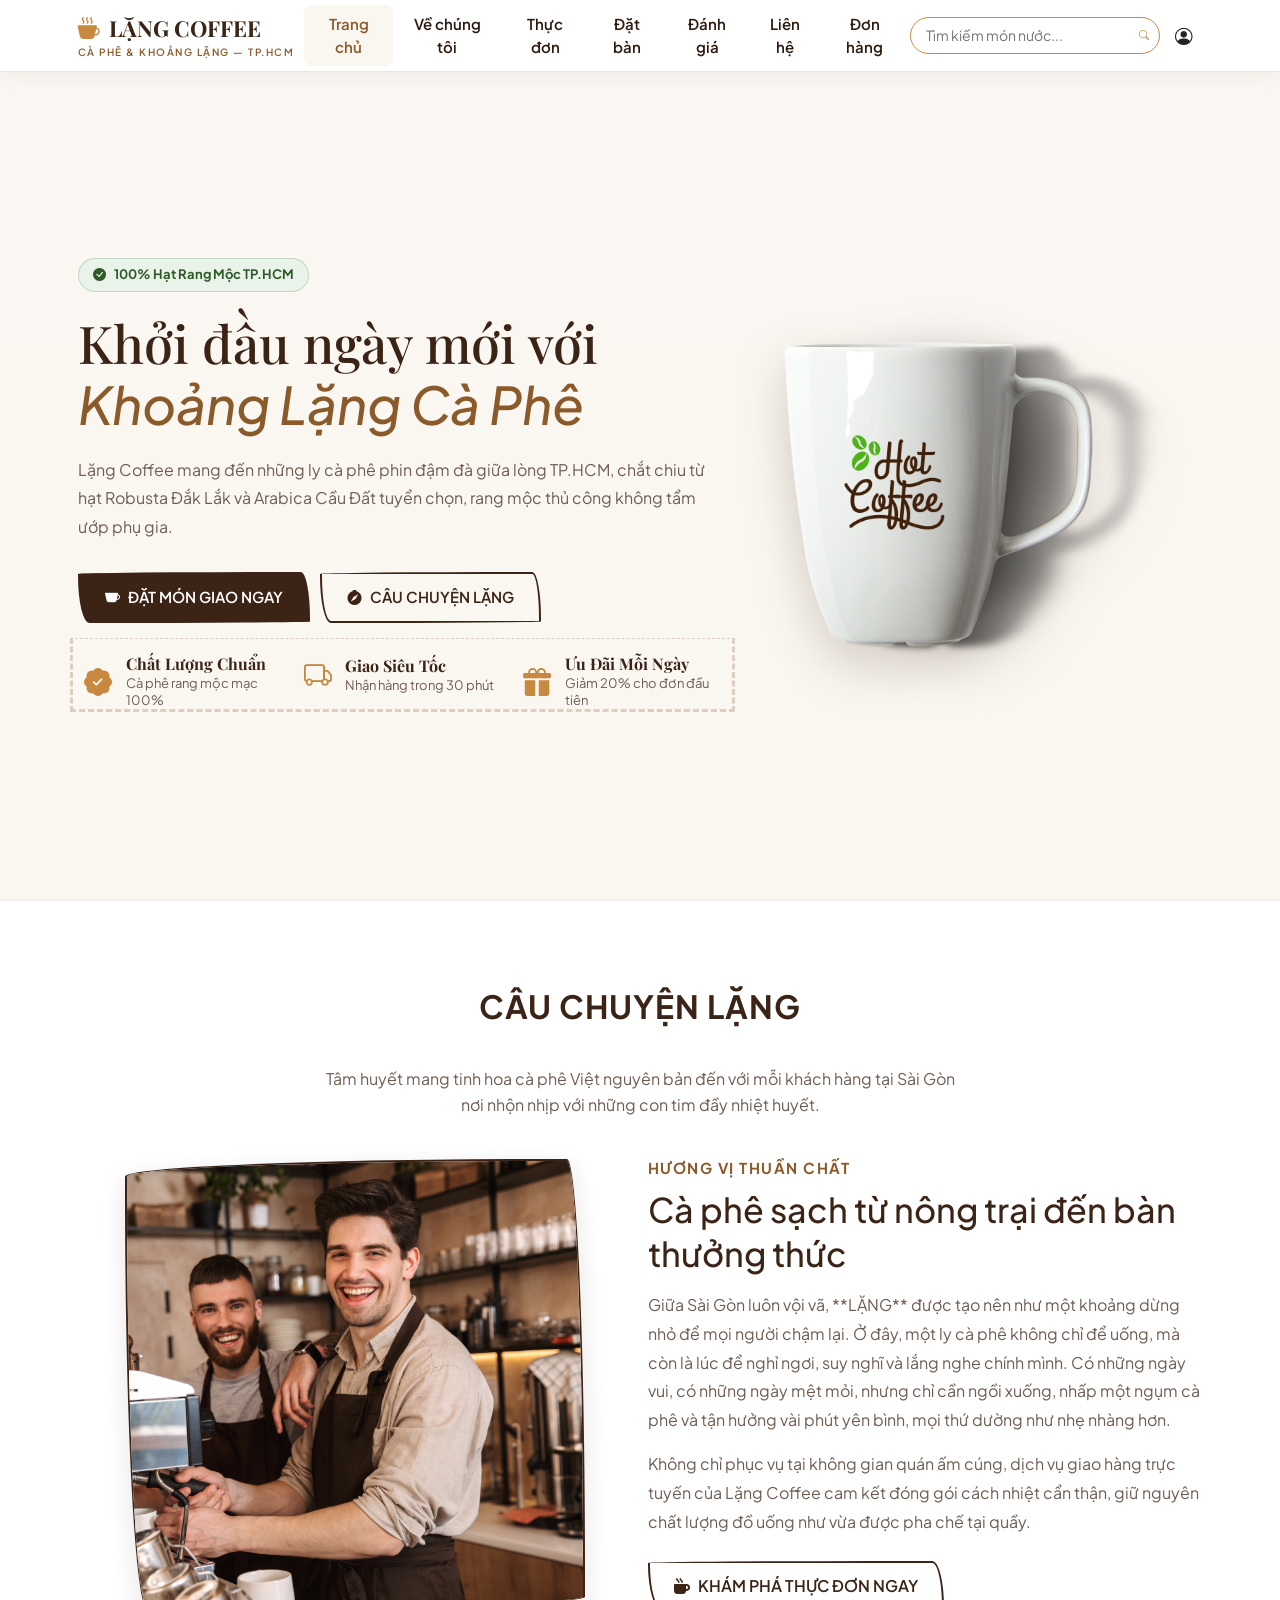
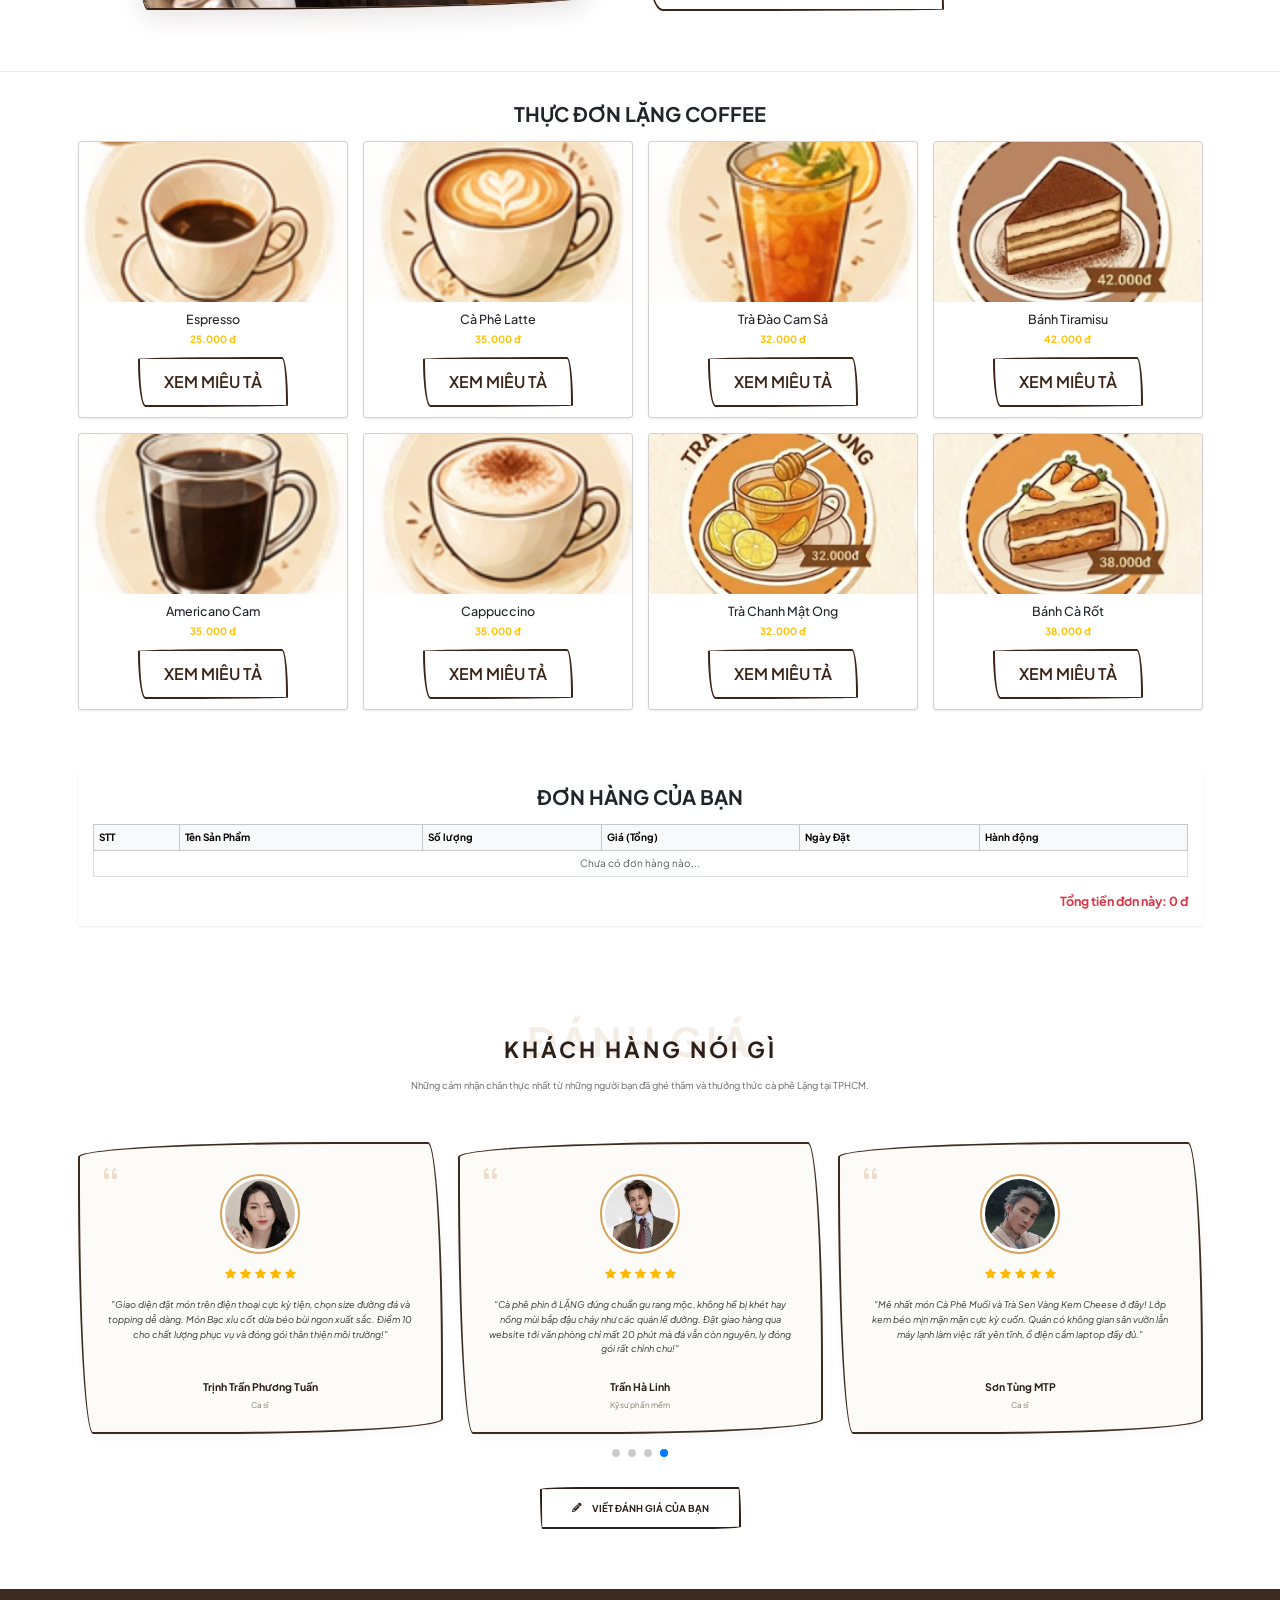
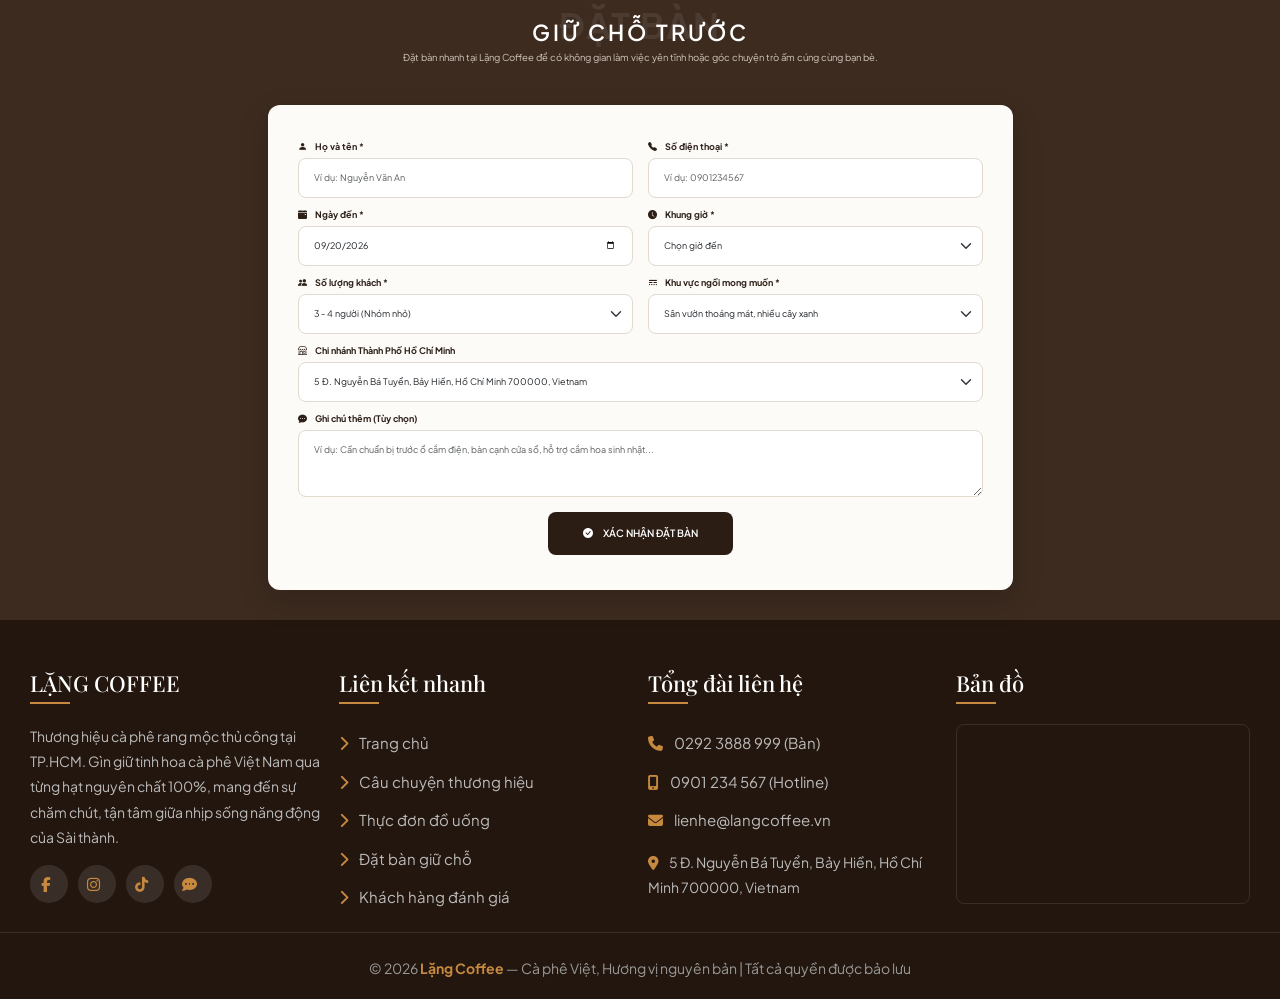
<file: index.html>
<!DOCTYPE html>
<html lang="en">

<head>
    <meta charset="UTF-8">
    <meta name="viewport" content="width=device-width, initial-scale=1.0">
    <title>Lặng Coffee</title>

    <!-- Link Font chữ từ Google Fonts -->
    <link rel="preconnect" href="https://fonts.googleapis.com">
    <link rel="preconnect" href="https://fonts.gstatic.com" crossorigin>
    <link
        href="https://fonts.googleapis.com/css2?family=Playfair+Display:ital,wght@0,600;0,700;1,400&family=Plus+Jakarta+Sans:wght@300;400;500;600;700&display=swap"
        rel="stylesheet">

    <!-- Font Awesome -->
    <link rel="stylesheet" href="https://cdnjs.cloudflare.com/ajax/libs/font-awesome/6.4.2/css/all.min.css">

    <!-- Bootstrap Icons CDN -->
    <link rel="stylesheet" href="https://cdn.jsdelivr.net/npm/bootstrap-icons@1.13.1/font/bootstrap-icons.min.css">

    <!-- Bootstrap 5 CSS -->
    <link href="https://cdn.jsdelivr.net/npm/bootstrap@5.3.3/dist/css/bootstrap.min.css" rel="stylesheet">

    <!--  CSS -->
    <link rel="stylesheet" href="./CSS/desgin.css">

    <style>
        /* CSS cho thanh tìm kiếm */
        .search-bar-container {
            display: flex;
            align-items: center;
            background: #fff;
            border: 1px solid #c6893f;
            border-radius: 20px;
            padding: 2px 10px;
            margin-right: 15px;
            width: 250px;
        }

        .search-bar-container input {
            border: none;
            outline: none;
            width: 100%;
            padding: 5px;
            font-size: 14px;
        }

        .search-bar-container button {
            background: transparent;
            border: none;
            color: #c6893f;
            cursor: pointer;
        }
    </style>
</head>

<body>
    <!-- TOP BAR / NAVIGATION -->
    <header class="site-header navbar navbar-expand-lg fixed-top py-2">
        <div class="container">
            <!-- Brand -->
            <a href="#home" class="navbar-brand brand-logo">
                <div class="brand-name"><i class="bi bi-cup-hot-fill"></i> LẶNG COFFEE</div>
                <div class="brand-tagline">Cà phê & Khoảng lặng — TP.HCM</div>
            </a>

            <!-- Mobile Toggler & Actions -->
            <div class="d-flex align-items-center order-lg-3 user-actions">
                <!-- THANH TÌM KIẾM -->
                <form id="search-form" class="search-bar-container d-none d-lg-flex" onsubmit="timKiemSanPham(event)">
                    <input type="text" id="search-input" placeholder="Tìm kiếm món nước...">
                    <button type="submit"><i class="bi bi-search"></i></button>
                </form>

                <div class="dropdown me-2 me-md-3">
                    <button class="btn p-0 border-0" data-bs-toggle="dropdown" type="button">
                        <i class="bi bi-person-circle fs-3 text-dark"></i>
                    </button>
                    <ul class="dropdown-menu dropdown-menu-end shadow-sm border-0 mt-2">
                        <li><a href="./Dangkyuser.html" class="dropdown-item">Đăng nhập user</a></li>
                        <li><a href="./Dangnhapadmin.html" class="dropdown-item">Đăng nhập admin</a></li>
                        <li><a href="./Dangkyuser.html" class="dropdown-item">Đăng ký user</a></li>
                    </ul>
                </div>
                <!-- Nút Toggler của Bootstrap cho Mobile -->
                <button class="navbar-toggler border-0 px-1" type="button" data-bs-toggle="collapse"
                    data-bs-target="#mainNav" aria-controls="mainNav" aria-expanded="false" aria-label="Mở menu">
                    <i class="bi bi-list fs-1 text-dark"></i>
                </button>
            </div>

            <!-- Navbar Links -->
            <div class="collapse navbar-collapse order-lg-2" id="mainNav">
                <!-- Thanh tìm kiếm cho Mobile -->
                <form id="search-form-mobile" class="search-bar-container d-flex d-lg-none mx-auto mt-3 mb-2"
                    onsubmit="timKiemSanPhamMobile(event)">
                    <input type="text" id="search-input-mobile" placeholder="Tìm kiếm món nước...">
                    <button type="submit"><i class="bi bi-search"></i></button>
                </form>

                <ul class="navbar-nav mx-auto mb-2 mb-lg-0 text-center mt-3 mt-lg-0">
                    <li class="nav-item"><a href="#home" class="nav-link custom-nav-link active">Trang chủ</a></li>
                    <li class="nav-item"><a href="#about" class="nav-link custom-nav-link">Về chúng tôi</a></li>
                    <li class="nav-item"><a href="#menu" class="nav-link custom-nav-link">Thực đơn</a></li>
                    <li class="nav-item"><a href="#book" class="nav-link custom-nav-link">Đặt bàn</a></li>
                    <li class="nav-item"><a href="#review" class="nav-link custom-nav-link">Đánh giá</a></li>
                    <li class="nav-item"><a href="#contact" class="nav-link custom-nav-link">Liên hệ</a></li>
                    <li class="nav-item"><a href="#donhang" class="nav-link custom-nav-link">Đơn hàng</a></li>
                </ul>
            </div>
        </div>
    </header>

    <!-- HERO SECTION -->
    <section class="hero-section" id="home">
        <div class="container">
            <div class="row align-items-center">

                <!-- Cột nội dung trái -->
                <div class="col-lg-7 col-md-12 mb-5 mb-lg-0 text-md-start text-center">
                    <div class="badge-origin"><i class="bi bi-check-circle-fill"></i> 100% Hạt Rang Mộc TP.HCM</div>
                    <h1 class="hero-heading">Khởi đầu ngày mới với <em>Khoảng Lặng Cà Phê</em></h1>
                    <p class="hero-description">
                        Lặng Coffee mang đến những ly cà phê phin đậm đà giữa lòng TP.HCM, chắt chiu từ hạt Robusta Đắk
                        Lắk và Arabica Cầu Đất tuyển chọn, rang mộc thủ công không tẩm ướp phụ gia.
                    </p>
                    <div
                        class="hero-call-to-action justify-content-center justify-content-md-start d-flex gap-3 flex-wrap">
                        <a href="#menu" class="cta-btn primary"><i class="bi bi-cup-fill"></i> Đặt món giao ngay</a>
                        <a href="#about" class="cta-btn secondary"><i class="bi bi-compass-fill"></i> Câu chuyện
                            Lặng</a>
                    </div>

                    <!-- 3 FEATURE CARDS -->
                    <div class="row mt-4 pt-4 border-top"
                        style="border-style: dashed !important; border-color: rgba(139, 90, 43, 0.25) !important;">
                        <div class="col-md-4 col-sm-12 mb-3 mb-md-0">
                            <div
                                class="point-card d-flex align-items-center gap-3 justify-content-center justify-content-md-start">
                                <i class="bi bi-patch-check-fill"></i>
                                <div class="point-info text-start">
                                    <h4>Chất Lượng Chuẩn</h4>
                                    <p>Cà phê rang mộc mạc 100%</p>
                                </div>
                            </div>
                        </div>
                        <div class="col-md-4 col-sm-12 mb-3 mb-md-0">
                            <div
                                class="point-card d-flex align-items-center gap-3 justify-content-center justify-content-md-start">
                                <i class="bi bi-truck"></i>
                                <div class="point-info text-start">
                                    <h4>Giao Siêu Tốc</h4>
                                    <p>Nhận hàng trong 30 phút</p>
                                </div>
                            </div>
                        </div>
                        <div class="col-md-4 col-sm-12">
                            <div
                                class="point-card d-flex align-items-center gap-3 justify-content-center justify-content-md-start">
                                <i class="bi bi-gift-fill"></i>
                                <div class="point-info text-start">
                                    <h4>Ưu Đãi Mỗi Ngày</h4>
                                    <p>Giảm 20% cho đơn đầu tiên</p>
                                </div>
                            </div>
                        </div>
                    </div>
                </div>

                <!-- Cột hình ảnh phải -->
                <div class="col-lg-5 col-md-12 text-center hero-media">
                    <img src="./IMG/imgdatbandanhgia/home-img-2.png" class="hero-img-animated img-fluid"
                        alt="Món đặc biệt Lặng Coffee">
                </div>

            </div>
        </div>
    </section>

    <!-- GIỚI THIỆU / ABOUT SECTION -->
    <section class="about" id="about">
        <div class="container">
            <h1 class="heading">Về chúng tôi <span>Câu Chuyện LẶNG</span></h1>
            <p class="sub-heading-desc">Tâm huyết mang tinh hoa cà phê Việt nguyên bản đến với mỗi khách hàng tại Sài
                Gòn nơi nhộn nhịp với những con tim đầy nhiệt huyết.</p>

            <div class="row align-items-center mt-5">
                <div class="col-lg-6 mb-5 mb-lg-0 text-center image">
                    <img src="./IMG/imgdatbandanhgia/about-img.png" class="img-fluid w-100" style="max-width: 46rem;"
                        alt="Không gian và cà phê Lặng Coffee">
                </div>

                <div class="col-lg-6 content">
                    <span class="tag">Hương vị thuần chất</span>
                    <h3 class="title">Cà phê sạch từ nông trại đến bàn thưởng thức</h3>
                    <p>Giữa Sài Gòn luôn vội vã, **LẶNG** được tạo nên như một khoảng dừng nhỏ để mọi người chậm lại. Ở
                        đây, một ly cà phê không chỉ để uống, mà còn là lúc để nghỉ ngơi, suy nghĩ và lắng nghe chính
                        mình. Có những ngày vui, có những ngày mệt mỏi, nhưng chỉ cần ngồi xuống, nhấp một ngụm cà phê
                        và tận hưởng vài phút yên bình, mọi thứ dường như nhẹ nhàng hơn.</p>
                    <p>Không chỉ phục vụ tại không gian quán ấm cúng, dịch vụ giao hàng trực tuyến của Lặng Coffee cam
                        kết đóng gói cách nhiệt cẩn thận, giữ nguyên chất lượng đồ uống như vừa được pha chế tại quầy.
                    </p>
                    <a href="#menu" class="btn mt-3"><i class="fas fa-mug-hot"></i> Khám phá thực đơn ngay</a>
                </div>
            </div>
        </div>
    </section>

    <!-- THỰC ĐƠN -->
    <div class="container py-5" id="menu">
        <h2 class="text-center mb-4 text-dark fw-bold">THỰC ĐƠN LẶNG COFFEE</h2>
        <div class="row justify-content-center g-4 mb-4 product-row">
            <div class="col-md-3 product-item">
                <div class="card h-100 shadow-sm">
                    <img src="./IMG/imgdatbandanhgia/11-espresso.png" class="card-img-top"
                        style="height: 160px; object-fit: cover;">
                    <div class="card-body text-center">
                        <h5 class="card-title product-name">Espresso</h5>
                        <p class="card-text text-warning fw-bold">25.000 đ</p>
                        <button class="btn btn-dark btn-sm"
                            onclick="hienChiTiet('Espresso', '25.000 đ', 'Cà phê Espresso đậm đà, chiết xuất chuẩn vị truyền thống.', './IMG/imgdatbandanhgia/11-espresso.png')">Xem
                            Miêu Tả</button>
                    </div>
                </div>
            </div>
            <div class="col-md-3 product-item">
                <div class="card h-100 shadow-sm">
                    <img src="./IMG/imgdatbandanhgia/06-latte.png" class="card-img-top"
                        style="height: 160px; object-fit: cover;">
                    <div class="card-body text-center">
                        <h5 class="card-title product-name">Cà Phê Latte</h5>
                        <p class="card-text text-warning fw-bold">35.000 đ</p>
                        <button class="btn btn-dark btn-sm"
                            onclick="hienChiTiet('Cà Phê Latte', '35.000 đ', 'Hương vị cà phê êm dịu hòa quyện cùng lớp sữa nóng mịn màng.', './IMG/imgdatbandanhgia/06-latte.png')">Xem
                            Miêu Tả</button>
                    </div>
                </div>
            </div>
            <div class="col-md-3 product-item">
                <div class="card h-100 shadow-sm">
                    <img src="./IMG/imgdatbandanhgia/08-tra-dao-cam-sa.png" class="card-img-top"
                        style="height: 160px; object-fit: cover;">
                    <div class="card-body text-center">
                        <h5 class="card-title product-name">Trà Đào Cam Sả</h5>
                        <p class="card-text text-warning fw-bold">32.000 đ</p>
                        <button class="btn btn-dark btn-sm"
                            onclick="hienChiTiet('Trà Đào Cam Sả', '32.000 đ', 'Trà thanh mát kết hợp cùng miếng đào giòn và hương sả thơm lừng.', './IMG/imgdatbandanhgia/08-tra-dao-cam-sa.png')">Xem
                            Miêu Tả</button>
                    </div>
                </div>
            </div>
            <div class="col-md-3 product-item">
                <div class="card h-100 shadow-sm">
                    <img src="./IMG/imgdatbandanhgia/banh_tiramisu.png" class="card-img-top"
                        style="height: 160px; object-fit: cover;">
                    <div class="card-body text-center">
                        <h5 class="card-title product-name">Bánh Tiramisu</h5>
                        <p class="card-text text-warning fw-bold">42.000 đ</p>
                        <button class="btn btn-dark btn-sm"
                            onclick="hienChiTiet('Bánh Tiramisu', '42.000 đ', 'Bánh ngọt mềm mại, thơm ngậy vị cacao nguyên chất và kem tươi.', './IMG/imgdatbandanhgia/banh_tiramisu.png')">Xem
                            Miêu Tả</button>
                    </div>
                </div>
            </div>
        </div>
        <div class="row justify-content-center g-4 product-row">
            <div class="col-md-3 product-item">
                <div class="card h-100 shadow-sm">
                    <img src="./IMG/imgdatbandanhgia/05-americano.png" class="card-img-top"
                        style="height: 160px; object-fit: cover;">
                    <div class="card-body text-center">
                        <h5 class="card-title product-name">Americano Cam</h5>
                        <p class="card-text text-warning fw-bold">35.000 đ</p>
                        <button class="btn btn-dark btn-sm"
                            onclick="hienChiTiet('Americano Cam', '35.000 đ', 'Sự kết hợp độc đáo giữa cà phê Americano và vị chua ngọt tươi mát của cam vàng.', './IMG/imgdatbandanhgia/05-americano.png')">Xem
                            Miêu Tả</button>
                    </div>
                </div>
            </div>
            <div class="col-md-3 product-item">
                <div class="card h-100 shadow-sm">
                    <img src="./IMG/imgdatbandanhgia/07-cappuccino.png" class="card-img-top"
                        style="height: 160px; object-fit: cover;">
                    <div class="card-body text-center">
                        <h5 class="card-title product-name">Cappuccino</h5>
                        <p class="card-text text-warning fw-bold">35.000 đ</p>
                        <button class="btn btn-dark btn-sm"
                            onclick="hienChiTiet('Cappuccino', '35.000 đ', 'Cân bằng hoàn hảo giữa hương vị cà phê đậm, sữa nóng và lớp bọt sữa dày xốp.', './IMG/imgdatbandanhgia/07-cappuccino.png')">Xem
                            Miêu Tả</button>
                    </div>
                </div>
            </div>
            <div class="col-md-3 product-item">
                <div class="card h-100 shadow-sm">
                    <img src="./IMG/imgdatbandanhgia/tra_chanh_mat_ong.png" class="card-img-top"
                        style="height: 160px; object-fit: cover;">
                    <div class="card-body text-center">
                        <h5 class="card-title product-name">Trà Chanh Mật Ong</h5>
                        <p class="card-text text-warning fw-bold">32.000 đ</p>
                        <button class="btn btn-dark btn-sm"
                            onclick="hienChiTiet('Trà Chanh Mật Ong', '32.000 đ', 'Thức uống giải khát thanh nhẹ từ trà tươi kết hợp mật ong nguyên chất.', './IMG/imgdatbandanhgia/tra_chanh_mat_ong.png')">Xem
                            Miêu Tả</button>
                    </div>
                </div>
            </div>
            <div class="col-md-3 product-item">
                <div class="card h-100 shadow-sm">
                    <img src="./IMG/imgdatbandanhgia/banh_carrot.png" class="card-img-top"
                        style="height: 160px; object-fit: cover;">
                    <div class="card-body text-center">
                        <h5 class="card-title product-name">Bánh Cà Rốt</h5>
                        <p class="card-text text-warning fw-bold">38.000 đ</p>
                        <button class="btn btn-dark btn-sm"
                            onclick="hienChiTiet('Bánh Cà Rốt', '38.000 đ', 'Bánh ngọt thơm bùi, lớp kem phô mai béo ngậy ăn cực kỳ cuốn.', './IMG/imgdatbandanhgia/banh_carrot.png')">Xem
                            Miêu Tả</button>
                    </div>
                </div>
            </div>
        </div>
        <!-- Vùng chứa sản phẩm thêm từ Admin -->
        <div id="admin-menu-container"></div>
    </div>

    <!-- KHUNG MIÊU TẢ (CÓ THÊM Ô NHẬP SỐ LƯỢNG) -->
    <div class="container mb-5" id="khung-mien-ta" style="display: none;">
        <div class="row justify-content-center">
            <div class="col-md-6">
                <div class="card border-dark shadow">
                    <div class="card-body">
                        <div class="row">
                            <div class="col-md-5">
                                <img id="anh-sp" class="img-fluid rounded"
                                    style="width: 100%; height: 150px; object-fit: cover;">
                            </div>
                            <div class="col-md-7">
                                <h4 id="ten-sp" class="text-dark"></h4>
                                <p class="text-warning fw-bold fs-5" id="gia-sp"></p>
                                <p class="text-muted" id="noi-dung-mota"></p>

                                <!-- Ô Nhập Số Lượng -->
                                <div class="d-flex align-items-center gap-2 mt-2">
                                    <label for="so-luong-sp" class="fw-bold mb-0">Số lượng:</label>
                                    <input type="number" id="so-luong-sp" class="form-control text-center" value="1"
                                        min="1" style="width: 80px;">
                                </div>

                                <div class="d-flex gap-2 mt-3">
                                    <button class="btn btn-warning fw-bold" onclick="datMuaSanPham()"> Đặt Mua</button>
                                    <button class="btn btn-secondary" onclick="dongMieuTa()">Đóng</button>
                                </div>
                            </div>
                        </div>
                    </div>
                </div>
            </div>
        </div>
    </div>

    <!-- BẢNG ĐƠN HÀNG ĐÃ ĐẶT TRÊN TRANG CHỦ -->
    <section class="container py-5" id="donhang">
        <div class="card shadow-sm border-0 p-4">
            <h2 class="text-center mb-4 text-dark fw-bold">ĐƠN HÀNG CỦA BẠN</h2>
            <div class="table-responsive">
                <table class="table table-bordered table-hover align-middle">
                    <thead class="table-light">
                        <tr>
                            <th>STT</th>
                            <th>Tên Sản Phẩm</th>
                            <th>Số lượng</th>
                            <th>Giá (Tổng)</th>
                            <th>Ngày Đặt</th>
                            <th>Hành động</th>
                        </tr>
                    </thead>
                    <tbody id="khach-tb-hang">
                        <tr>
                            <td colspan="6" class="text-center text-muted">Chưa có đơn hàng nào...</td>
                        </tr>
                    </tbody>
                </table>
            </div>
            <div class="text-end fw-bold fs-5 text-danger mt-2">
                Tổng tiền đơn này: <span id="khach-tong">0 đ</span>
            </div>
        </div>
    </section>

    <!--- ĐÁNH GIÁ -->
    <section class="danhgia-section" id="review">
        <div class="container">
            <div class="danhgia-header">
                <div class="watermark-title">ĐÁNH GIÁ</div>
                <h2 class="main-title">KHÁCH HÀNG NÓI GÌ</h2>
                <p class="description">
                    Những cảm nhận chân thực nhất từ những người bạn đã ghé thăm và thưởng thức cà phê Lặng tại TPHCM.
                </p>
            </div>

            <div class="row g-4 justify-content-center mb-4">
                <div class="col-lg-4 col-md-6">
                    <div class="danhgia-card h-100">
                        <div class="quote-icon-top"><i class="bi bi-quote"></i></div>
                        <div class="avatar-wrapper">
                            <img src="./IMG/imgdatbandanhgia/halinh.jpeg" alt="Trịnh Trần Phương Tuấn">
                        </div>
                        <div class="stars">
                            <i class="bi bi-star-fill"></i><i class="bi bi-star-fill"></i><i
                                class="bi bi-star-fill"></i><i class="bi bi-star-fill"></i><i
                                class="bi bi-star-fill"></i>
                        </div>
                        <p class="comment">
                            "Giao diện đặt món trên điện thoại cực kỳ tiện, chọn size đường đá và topping dễ dàng. Món
                            Bạc xỉu cốt dừa béo bùi ngon xuất sắc. Điểm 10 cho chất lượng phục vụ và đóng gói thân thiện
                            môi trường!"
                        </p>
                        <div class="card-footer bg-transparent border-0">
                            <div class="author-info">
                                <h4 class="name">Trịnh Trần Phương Tuấn</h4>
                                <span class="role">Ca sĩ</span>
                            </div>
                        </div>
                    </div>
                </div>

                <div class="col-lg-4 col-md-6">
                    <div class="danhgia-card h-100">
                        <div class="quote-icon-top"><i class="bi bi-quote"></i></div>
                        <div class="avatar-wrapper">
                            <img src="./IMG/imgdatbandanhgia/Jack.jpeg" alt="Trần Hà Linh">
                        </div>
                        <div class="stars">
                            <i class="bi bi-star-fill"></i><i class="bi bi-star-fill"></i><i
                                class="bi bi-star-fill"></i><i class="bi bi-star-fill"></i><i
                                class="bi bi-star-fill"></i>
                        </div>
                        <p class="comment">
                            "Cà phê phin ở LẶNG đúng chuẩn gu rang mộc, không hề bị khét hay nồng mùi bắp đậu cháy như
                            các quán lề đường. Đặt giao hàng qua website tới văn phòng chỉ mất 20 phút mà đá vẫn còn
                            nguyên, ly đóng gói rất chỉnh chu!"
                        </p>
                        <div class="card-footer bg-transparent border-0">
                            <div class="author-info">
                                <h4 class="name">Trần Hà Linh</h4>
                                <span class="role">Kỹ sư phần mềm</span>
                            </div>
                        </div>
                    </div>
                </div>

                <div class="col-lg-4 col-md-6">
                    <div class="danhgia-card h-100">
                        <div class="quote-icon-top"><i class="bi bi-quote"></i></div>
                        <div class="avatar-wrapper">
                            <img src="./IMG/imgdatbandanhgia/sontung.jpeg" alt="ST">
                        </div>
                        <div class="stars">
                            <i class="bi bi-star-fill"></i><i class="bi bi-star-fill"></i><i
                                class="bi bi-star-fill"></i><i class="bi bi-star-fill"></i><i
                                class="bi bi-star-fill"></i>
                        </div>
                        <p class="comment">
                            "Mê nhất món Cà Phê Muối và Trà Sen Vàng Kem Cheese ở đây! Lớp kem béo mịn mặn mặn cực kỳ
                            cuốn. Quán có không gian sân vườn lẫn máy lạnh làm việc rất yên tĩnh, ổ điện cắm laptop đầy
                            đủ."
                        </p>
                        <div class="card-footer bg-transparent border-0">
                            <div class="author-info">
                                <h4 class="name"> Sơn Tùng MTP</h4>
                                <span class="role"> Ca sĩ </span>
                            </div>
                        </div>
                    </div>
                </div>
            </div>

            <div class="dots-pagination d-flex justify-content-center">
                <span class="dot"></span><span class="dot"></span><span class="dot"></span><span
                    class="dot active"></span>
            </div>

            <div class="action-button text-center mt-4">
                <a href="./Qui-danhgia.html" class="text-decoration-none">
                    <button class="btn-write-review btn-warning btn">
                        <i class="fa-solid fa-pencil"></i> VIẾT ĐÁNH GIÁ CỦA BẠN
                    </button>
                </a>
            </div>
        </div>
    </section>

    <!-- ĐẶT BÀN -->
    <section class="booking-section py-5" id="book">
        <div class="container">
            <!-- Tiêu đề -->
            <div class="row justify-content-center mb-5">
                <div class="col-lg-8 col-md-10 text-center booking-header">
                    <div class="watermark-title">ĐẶT BÀN</div>
                    <h2 class="main-title text-white">GIỮ CHỖ TRƯỚC</h2>
                    <p class="description">
                        Đặt bàn nhanh tại Lặng Coffee để có không gian làm việc yên tĩnh hoặc góc chuyện trò ấm cúng
                        cùng bạn bè.
                    </p>
                </div>
            </div>

            <!-- Form -->
            <div class="row justify-content-center">
                <div class="col-lg-8 col-md-10">
                    <div class="booking-card shadow-lg" id="bookingForm">
                        <form class="booking-form">
                            <div class="row mb-3">
                                <div class="col-md-6 mb-3 mb-md-0">
                                    <label class="form-label fw-bold"><i class="bi bi-person-fill"></i> Họ và tên
                                        *</label>
                                    <input type="text" class="form-control" placeholder="Ví dụ: Nguyễn Văn An" required
                                        name="hoten">
                                </div>
                                <div class="col-md-6">
                                    <label class="form-label fw-bold"><i class="bi bi-telephone-fill"></i> Số điện thoại
                                        *</label>
                                    <input type="tel" class="form-control" placeholder="Ví dụ: 0901234567" required
                                        name="dienthoai">
                                </div>
                            </div>

                            <div class="row mb-3">
                                <div class="col-md-6 mb-3 mb-md-0">
                                    <label class="form-label fw-bold"><i class="bi bi-calendar-event-fill"></i> Ngày đến
                                        *</label>
                                    <input type="date" class="form-control" value="2026-09-20" required name="ngayden">
                                </div>
                                <div class="col-md-6">
                                    <label class="form-label fw-bold"><i class="bi bi-clock-fill"></i> Khung giờ
                                        *</label>
                                    <select class="form-select" required name="khunggio">
                                        <option value="" disabled selected>Chọn giờ đến</option>
                                        <option value="08:00">08:00</option>
                                        <option value="09:00">09:00</option>
                                        <option value="10:00">10:00</option>
                                        <option value="14:00">14:00</option>
                                        <option value="18:00">18:00</option>
                                    </select>
                                </div>
                            </div>

                            <div class="row mb-3">
                                <div class="col-md-6 mb-3 mb-md-0">
                                    <label class="form-label fw-bold"><i class="bi bi-people-fill"></i> Số lượng khách
                                        *</label>
                                    <select class="form-select" required name="nhomnguoi">
                                        <option value="3-4">3 - 4 người (Nhóm nhỏ)</option>
                                        <option value="1-2">1 - 2 người</option>
                                        <option value="5-10">5 - 10 người</option>
                                    </select>
                                </div>
                                <div class="col-md-6">
                                    <label class="form-label fw-bold"><i class="bi bi-border-style"></i> Khu vực ngồi
                                        mong muốn *</label>
                                    <select class="form-select" required name="khuvuc">
                                        <option value="san-vuon">Sân vườn thoáng mát, nhiều cây xanh</option>
                                        <option value="trong-nha">Trong nhà máy lạnh</option>
                                    </select>
                                </div>
                            </div>

                            <div class="row mb-3">
                                <div class="col-12">
                                    <label class="form-label fw-bold"><i class="bi bi-shop"></i> Chi nhánh Thành Phố
                                        Hồ Chí Minh</label>
                                    <select class="form-select" required name="chinhanh">
                                        <option value="hochiminh">5 Đ. Nguyễn Bá Tuyển, Bảy Hiền, Hồ Chí Minh 700000,
                                            Vietnam</option>
                                    </select>
                                </div>
                            </div>

                            <div class="row mb-4">
                                <div class="col-12">
                                    <label class="form-label fw-bold"><i class="bi bi-chat-dots-fill"></i> Ghi chú thêm
                                        (Tùy chọn)</label>
                                    <textarea class="form-control" rows="3"
                                        placeholder="Ví dụ: Cần chuẩn bị trước ổ cắm điện, bàn cạnh cửa sổ, hỗ trợ cắm hoa sinh nhật..."
                                        name="ghichu"></textarea>
                                </div>
                            </div>

                            <div class="text-center mt-2">
                                <button type="submit" class="btn btn-submit text-white">
                                    <i class="bi bi-check-circle-fill"></i> XÁC NHẬN ĐẶT BÀN
                                </button>
                            </div>
                        </form>
                    </div>
                </div>
            </div>
        </div>
    </section>

    <!-- FOOTER -->
    <footer class="footer" id="contact">
        <div class="container-fluid px-md-5">
            <div class="row">
                <div class="col-lg-3 col-md-6 mb-4 box">
                    <h3>LẶNG COFFEE</h3>
                    <p>Thương hiệu cà phê rang mộc thủ công tại TP.HCM. Gìn giữ tinh hoa cà phê Việt Nam qua từng hạt
                        nguyên chất 100%, mang đến sự chăm chút, tận tâm giữa nhịp sống năng động của Sài thành.</p>
                    <div class="social-links">
                        <a href="#" class="social-btn" aria-label="Facebook"><i class="fab fa-facebook-f"></i></a>
                        <a href="#" class="social-btn" aria-label="Instagram"><i class="fab fa-instagram"></i></a>
                        <a href="#" class="social-btn" aria-label="TikTok"><i class="fab fa-tiktok"></i></a>
                        <a href="#" class="social-btn" aria-label="Zalo"><i class="fas fa-comment-dots"></i></a>
                    </div>
                </div>

                <div class="col-lg-3 col-md-6 mb-4 box">
                    <h3>Liên kết nhanh</h3>
                    <a href="#home"><i class="fas fa-chevron-right"></i> Trang chủ</a>
                    <a href="#about"><i class="fas fa-chevron-right"></i> Câu chuyện thương hiệu</a>
                    <a href="#menu"><i class="fas fa-chevron-right"></i> Thực đơn đồ uống</a>
                    <a href="#book"><i class="fas fa-chevron-right"></i> Đặt bàn giữ chỗ</a>
                    <a href="#review"><i class="fas fa-chevron-right"></i> Khách hàng đánh giá</a>
                </div>

                <div class="col-lg-3 col-md-6 mb-4 box">
                    <h3>Tổng đài liên hệ</h3>
                    <a href="tel:02923888999"><i class="fas fa-phone"></i> 0292 3888 999 (Bàn)</a>
                    <a href="tel:0901234567"><i class="fas fa-mobile-alt"></i> 0901 234 567 (Hotline)</a>
                    <a href="mailto:lienhe@langcoffee.vn"><i class="fas fa-envelope"></i> lienhe@langcoffee.vn</a>
                    <p style="margin-top: 1rem; color: #bbb; font-size: 1.4rem; line-height: 1.8;">
                        <i class="fas fa-map-marker-alt" style="color: var(--accent-gold); margin-right: 0.8rem;"></i>
                        5 Đ. Nguyễn Bá Tuyển, Bảy Hiền, Hồ Chí Minh 700000, Vietnam
                    </p>
                </div>

                <div class="col-lg-3 col-md-6 mb-4 box map-box">
                    <h3>Bản đồ</h3>
                    <div class="map-container">
                        <iframe
                            src="https://www.google.com/maps/embed?pb=!1m18!1m12!1m3!1d3919.1503254233103!2d106.64815039999999!3d10.799796400000002!2m3!1f0!2f0!3f0!3m2!1i1024!2i768!4f13.1!3m3!1m2!1s0x317529005acce13f%3A0x461bc8d801ce6122!2zTOG6tk5HIENBRkU!5e0!3m2!1sen!2s!4v1789873193622!5m2!1sen!2s"
                            width="100%" height="100%" style="border:0;" allowfullscreen="" loading="lazy"
                            referrerpolicy="strict-origin-when-cross-origin"></iframe>
                    </div>
                </div>
            </div>
        </div>
        <div class="credit">
            © 2026 <span>Lặng Coffee</span> — Cà phê Việt, Hương vị nguyên bản | Tất cả quyền được bảo lưu
        </div>
    </footer>

    <script src="https://cdn.jsdelivr.net/npm/bootstrap@5.3.3/dist/js/bootstrap.bundle.min.js"></script>


    <script src="./JS/web-caffe.js"></script>
</body>

</html>
</file>
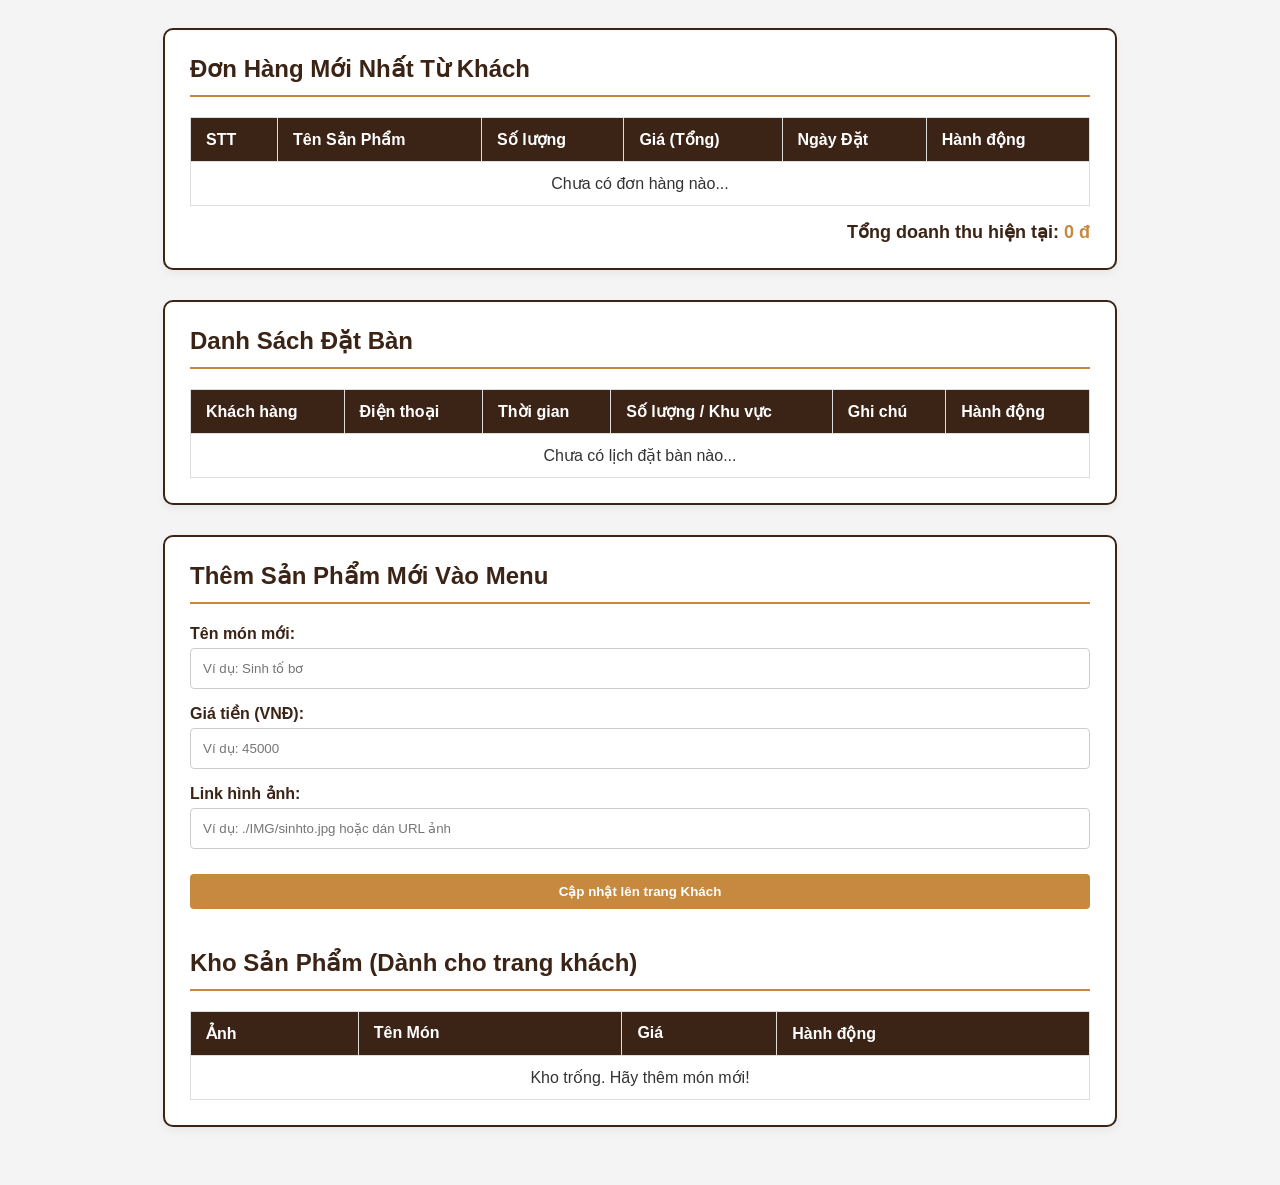
<file: Trangchuadmin.html>
<!DOCTYPE html>
<html lang="vi">

<head>
    <meta charset="UTF-8">
    <title>Trang Quản Trị Hệ Thống (Admin)</title>
    <style>
        /* Đồng bộ màu sắc với Lặng Coffee */
        :root {
            --mau-nen: #f4f4f4;
            --nau-caffe: #3b2416;
            --vang-dong: #c6893f;
            --trang: #ffffff;
        }

        body {
            font-family: 'Arial', sans-serif;
            background-color: var(--mau-nen);
            padding: 20px;
            color: #333;
        }

        .container {
            max-width: 900px;
            margin: 0 auto 30px auto;
            background: var(--trang);
            padding: 25px;
            border-radius: 10px;
            border: 2px solid var(--nau-caffe); /* Viền màu nâu */
            box-shadow: 0 4px 10px rgba(0, 0, 0, 0.05);
        }

        h2 {
            color: var(--nau-caffe);
            border-bottom: 2px solid var(--vang-dong); /* Đường viền vàng đồng dưới tiêu đề */
            padding-bottom: 12px;
            margin-top: 0;
            display: flex;
            justify-content: space-between;
            align-items: center;
            font-weight: bold;
        }

        table {
            width: 100%;
            border-collapse: collapse;
            margin-top: 20px;
        }

        table,
        th,
        td {
            border: 1px solid #ddd;
        }

        th,
        td {
            padding: 12px 15px;
            text-align: left;
        }

        th {
            background-color: var(--nau-caffe); /* Nền tiêu đề bảng màu nâu */
            color: var(--trang);
            font-weight: bold;
        }

        .form-group {
            margin-bottom: 15px;
        }
        
        .form-group label {
            font-weight: bold;
            color: var(--nau-caffe);
        }

        input {
            width: 100%;
            padding: 12px;
            margin-top: 5px;
            box-sizing: border-box;
            border: 1px solid #ccc;
            border-radius: 4px;
        }

        input:focus {
            outline: none;
            border-color: var(--vang-dong);
        }

        /* Nút bấm không có hiệu ứng hover */
        button {
            padding: 10px 15px;
            background: var(--vang-dong);
            color: var(--trang);
            border: none;
            cursor: pointer;
            border-radius: 4px;
            font-weight: bold;
        }

        button:hover, button:focus {
            background: var(--vang-dong);
            color: var(--trang);
            outline: none;
        }

        .btn-delete, .btn-delete-order {
            background: var(--nau-caffe);
            padding: 8px 12px;
            font-size: 14px;
        }

        .btn-delete:hover, .btn-delete:focus, .btn-delete-order:hover, .btn-delete-order:focus {
            background: var(--nau-caffe);
        }

        .total-row {
            font-weight: bold;
            font-size: 18px;
            color: var(--nau-caffe);
            text-align: right;
            margin-top: 15px;
        }
        
        .total-row span {
            color: var(--vang-dong);
        }

        .img-preview {
            width: 50px;
            height: 50px;
            object-fit: cover;
            border-radius: 4px;
            border: 1px solid #eee;
        }
    </style>
</head>

<body>

    <!-- PHẦN 1: BẢNG NHẬN ĐƠN HÀNG TỪ KHÁCH -->
    <div class="container">
        <h2>Đơn Hàng Mới Nhất Từ Khách</h2>
        <table id="orderTable">
            <thead>
                <tr>
                    <th>STT</th>
                    <th>Tên Sản Phẩm</th>
                    <th>Số lượng</th>
                    <th>Giá (Tổng)</th>
                    <th>Ngày Đặt</th>
                    <th>Hành động</th>
                </tr>
            </thead>
            <tbody id="admin-tb-hang">
                <tr>
                    <td colspan="6" style="text-align:center;">Chưa có đơn hàng nào...</td>
                </tr>
            </tbody>
        </table>
        <div class="total-row">Tổng doanh thu hiện tại: <span id="admin-tong">0 đ</span></div>
    </div>

    <!-- PHẦN 2: QUẢN LÝ ĐẶT BÀN -->
    <div class="container">
        <h2>Danh Sách Đặt Bàn</h2>
        <table>
            <thead>
                <tr>
                    <th>Khách hàng</th>
                    <th>Điện thoại</th>
                    <th>Thời gian</th>
                    <th>Số lượng / Khu vực</th>
                    <th>Ghi chú</th>
                    <th>Hành động</th>
                </tr>
            </thead>
            <tbody id="admin-booking-table">
                <tr>
                    <td colspan="6" style="text-align:center;">Chưa có lịch đặt bàn nào...</td>
                </tr>
            </tbody>
        </table>
    </div>

    <!-- PHẦN 3: THÊM VÀ QUẢN LÝ SẢN PHẨM -->
    <div class="container">
        <h2>Thêm Sản Phẩm Mới Vào Menu</h2>
        <form id="add-product-form">
            <div class="form-group">
                <label>Tên món mới:</label>
                <input type="text" id="new-name" placeholder="Ví dụ: Sinh tố bơ" required>
            </div>
            <div class="form-group">
                <label>Giá tiền (VNĐ):</label>
                <input type="number" id="new-price" placeholder="Ví dụ: 45000" required>
            </div>
            <div class="form-group">
                <label>Link hình ảnh:</label>
                <input type="text" id="new-image" placeholder="Ví dụ: ./IMG/sinhto.jpg hoặc dán URL ảnh" required>
            </div>
            <button type="submit" style="width: 100%; margin-top: 10px;">Cập nhật lên trang Khách</button>
        </form>

        <h2 style="margin-top: 40px;">Kho Sản Phẩm (Dành cho trang khách)</h2>
        <table>
            <thead>
                <tr>
                    <th>Ảnh</th>
                    <th>Tên Món</th>
                    <th>Giá</th>
                    <th>Hành động</th>
                </tr>
            </thead>
            <tbody id="inventory-table">
                <!-- Danh sách sản phẩm trong kho  -->
            </tbody>
        </table>
    </div>

    <script>
        
        // 1. TỰ ĐỘNG LẤY ĐƠN HÀNG TỪ KHÁCH & XÓA ĐƠN
        function getLatestOrder() {
            let danhSachDonHang = JSON.parse(localStorage.getItem('DanhSachDonHangMoi')) || [];
            let tbody = document.getElementById('admin-tb-hang');
            let tongTienSo = 0;

            tbody.innerHTML = '';

            if (danhSachDonHang.length === 0) {
                tbody.innerHTML = '<tr><td colspan="6" style="text-align:center;">Chưa có đơn hàng nào...</td></tr>';
                document.getElementById('admin-tong').innerText = '0 đ';
                return;
            }

            danhSachDonHang.forEach((donHang, index) => {
                let stt = index + 1;
                let gia = Number(donHang.giaThucTe) || 0;
                let soLuong = donHang.soLuong || 1; 
                tongTienSo += gia;

                let row = `
                    <tr>
                        <td>${stt}</td>
                        <td><strong>${donHang.tenSanPham}</strong></td>
                        <td style="text-align: center; font-weight: bold;">${soLuong}</td> 
                        <td style="color: #c6893f; font-weight: bold;">${donHang.giaHienThi}</td>
                        <td>${donHang.thoiGian}</td>
                        <td>
                            <button class="btn-delete-order" onclick="xoaMotDonHang(${index})">Xong (Xóa)</button>
                        </td>
                    </tr>
                `;
                tbody.innerHTML += row;
            });

            document.getElementById('admin-tong').innerText = tongTienSo.toLocaleString('vi-VN') + ' đ';
        }

        function xoaMotDonHang(index) {
            let danhSachDonHang = JSON.parse(localStorage.getItem('DanhSachDonHangMoi')) || [];
            danhSachDonHang.splice(index, 1);
            localStorage.setItem('DanhSachDonHangMoi', JSON.stringify(danhSachDonHang));
            getLatestOrder();
        }

        
        // 2. LẤY DỮ LIỆU ĐẶT BÀN
        function renderBookings() {
            let bookings = JSON.parse(localStorage.getItem('DanhSachDatBan')) || [];
            let tbody = document.getElementById('admin-booking-table');
            if (!tbody) return;
            
            tbody.innerHTML = '';

            if (bookings.length === 0) {
                tbody.innerHTML = '<tr><td colspan="6" style="text-align:center;">Chưa có lịch đặt bàn nào...</td></tr>';
                return;
            }

            bookings.forEach((bk, index) => {
                let row = `
                    <tr>
                        <td><strong>${bk.hoten}</strong></td>
                        <td>${bk.dienthoai}</td>
                        <td>${bk.ngayden} <br> <span style="color: #c6893f; font-weight:bold;">${bk.khunggio}</span></td>
                        <td>${bk.nhomnguoi} người <br> ${bk.khuvuc}</td>
                        <td>${bk.ghichu || 'Không'}</td>
                        <td>
                            <button class="btn-delete" onclick="deleteBooking(${index})">Đã xử lý</button>
                        </td>
                    </tr>
                `;
                tbody.innerHTML += row;
            });
        }

        function deleteBooking(index) {
            let bookings = JSON.parse(localStorage.getItem('DanhSachDatBan')) || [];
            bookings.splice(index, 1);
            localStorage.setItem('DanhSachDatBan', JSON.stringify(bookings));
            renderBookings();
        }

        /*
         3. THÊM SẢN PHẨM MỚI VÀ QUẢN LÝ KHO
        */
        function renderInventory() {
            let products = JSON.parse(localStorage.getItem('DanhSachSanPham')) || [];
            let tableBody = document.getElementById('inventory-table');
            if (!tableBody) return;

            tableBody.innerHTML = '';

            if (products.length === 0) {
                tableBody.innerHTML = '<tr><td colspan="4" style="text-align:center;">Kho trống. Hãy thêm món mới!</td></tr>';
                return;
            }

            products.forEach((product, index) => {
                let imgSrc = product.anh ? product.anh : 'https://via.placeholder.com/50';
                let priceStr = Number(product.gia).toLocaleString('vi-VN') + ' đ';

                let row = `
                    <tr>
                        <td style="text-align:center;"><img src="${imgSrc}" class="img-preview"></td>
                        <td><strong>${product.ten}</strong></td>
                        <td style="color: #c6893f; font-weight: bold;">${priceStr}</td>
                        <td>
                            <button class="btn-delete" onclick="deleteProduct(${index})">Hết hàng (Xóa)</button>
                        </td>
                    </tr>
                `;
                tableBody.innerHTML += row;
            });
        }

        let addForm = document.getElementById('add-product-form');
        if (addForm) {
            addForm.addEventListener('submit', function(e) {
                e.preventDefault(); 
                
                let name = document.getElementById('new-name').value;
                let price = document.getElementById('new-price').value;
                let image = document.getElementById('new-image').value;

                let products = JSON.parse(localStorage.getItem('DanhSachSanPham')) || [];
                products.push({ ten: name, gia: price, anh: image });
                localStorage.setItem('DanhSachSanPham', JSON.stringify(products));
                
                alert('Đã thêm món ' + name + ' vào kho!');
                this.reset(); 
                renderInventory();
            });
        }

        function deleteProduct(index) {
            let products = JSON.parse(localStorage.getItem('DanhSachSanPham')) || [];
            let removedItem = products.splice(index, 1)[0]; 
            localStorage.setItem('DanhSachSanPham', JSON.stringify(products));
            alert('Đã xóa món: ' + removedItem.ten);
            renderInventory(); 
        }

        // Khởi chạy dữ liệu
        getLatestOrder();
        renderBookings();
        renderInventory();

        // Cập nhật liên tục mỗi 2 giây để nhận đơn mới nhất
        setInterval(() => {
            getLatestOrder();
            renderBookings();
        }, 2000);
    </script>
</body>
</html>
</file>
<file: CSS/desgin.css>
/* Thiết lập cơ bản cho trang web */
:root {
    --accent-gold: #c6893f;
    --transition: all .25s ease;
}

* {
    margin: 0;
    padding: 0;
    box-sizing: border-box;
    font-family: 'Plus Jakarta Sans', sans-serif;
}

html {
    font-size: 62.5%; 
    scroll-behavior: smooth;
}

/* HEADER NAVBAR */
.site-header {
    background: rgba(255, 255, 255, 0.95);
    backdrop-filter: blur(8px);
    border-bottom: 1px solid rgba(139, 90, 43, 0.15);
    box-shadow: 0 4px 20px rgba(59, 36, 22, 0.05);
}

.brand-logo {
    display: flex;
    flex-direction: column;
    text-decoration: none;
}

.brand-name {
    font-family: 'Playfair Display', serif;
    font-size: 2.2rem;
    font-weight: 700;
    color: #3b2416;
}

.brand-name i {
    color: #c6893f;
    margin-right: 0.4rem;
}

.brand-tagline {
    font-size: 1rem;
    font-weight: 600;
    text-transform: uppercase;
    letter-spacing: 0.15rem;
    color: #8b5a2b;
}

.custom-nav-link {
    font-size: 1.5rem;
    font-weight: 600;
    color: #2c1a0e !important;
    padding: 0.8rem 1.2rem !important;
    border-radius: 0.8rem;
    transition: var(--transition);
}

.custom-nav-link:hover,
.custom-nav-link.active {
    color: #8b5a2b !important;
    background: #faf6f0;
}

.action-btn {
    position: relative;
    width: 4rem;
    height: 4rem;
    border-radius: 50%;
    border: 1.5px solid #3b2416;
    background: transparent;
    color: #3b2416;
    font-size: 1.6rem;
    cursor: pointer;
    display: grid;
    place-items: center;
    transition: var(--transition);
}

.action-btn:hover {
    background: #3b2416;
    color: #ffffff;
}

.cart-badge {
    position: absolute;
    top: -0.5rem;
    right: -0.5rem;
    width: 2rem;
    height: 2rem;
    background: #d9534f;
    color: #ffffff;
    font-size: 1.1rem;
    font-weight: 700;
    border-radius: 50%;
    border: 2px solid #ffffff;
    display: grid;
    place-items: center;
    animation: badgePulse 1.6s infinite;
}

@keyframes badgePulse {
    0%, 100% { transform: scale(1); }
    50% { transform: scale(1.18); }
}

/* HERO SECTION  */
.hero-section {
    min-height: 100vh;
    padding: 12rem 0 5rem 0; 
    display: flex;
    flex-direction: column;
    justify-content: center;
    background: linear-gradient(rgba(250, 246, 240, 0.93), rgba(250, 246, 240, 0.95));
}

.badge-origin {
    display: inline-flex;
    align-items: center;
    gap: 0.8rem;
    padding: 0.6rem 1.4rem;
    background: #eaf3ea;
    color: #2d5a27;
    border: 1px solid rgba(45, 90, 39, 0.2);
    border-radius: 2rem;
    font-size: 1.3rem;
    font-weight: 700;
    margin-bottom: 2rem;
}

.hero-heading {
    font-family: 'Playfair Display', serif;
    font-size: 5.2rem;
    line-height: 1.18;
    color: #3b2416;
    margin-bottom: 2rem;
}

.hero-heading em {
    font-style: italic;
    color: #8b5a2b;
}

.hero-description {
    font-size: 1.6rem;
    color: #6f5d52;
    line-height: 1.8;
    margin-bottom: 3rem;
}

.cta-btn {
    padding: 1.2rem 2.5rem;
    font-size: 1.5rem;
    font-weight: 600;
    text-transform: uppercase;
    text-decoration: none;
    border-radius: 95% 4% 97% 5% / 4% 94% 3% 95%;
    display: inline-flex;
    align-items: center;
    gap: 0.8rem;
}

.cta-btn.primary {
    background: #3b2416;
    color: #ffffff;
    border: 2px solid #3b2416;
}

.cta-btn.primary:hover {
    background: #8b5a2b;
    border-color: #8b5a2b;
    border-radius: 4% 95% 6% 95% / 95% 4% 92% 5%;
}

.cta-btn.secondary {
    background: transparent;
    color: #3b2416;
    border: 2px solid #3b2416;
}

.cta-btn.secondary:hover {
    background: #3b2416;
    color: #ffffff;
    border-radius: 4% 95% 6% 95% / 95% 4% 92% 5%;
}

.point-card i {
    font-size: 2.8rem;
    color: #c6893f;
    width: 3.5rem;
    text-align: center;
    flex-shrink: 0;
}

.point-info h4 {
    font-family: 'Playfair Display', serif;
    font-size: 1.6rem;
    font-weight: 700;
    color: #3b2416;
    margin-bottom: 0.2rem;
    line-height: 1.2;
}

.point-info p {
    font-size: 1.3rem;
    color: #6f5d52;
    margin: 0;
    line-height: 1.3;
}

.hero-img-animated {
    max-width: 100%;
    height: 38rem;
    object-fit: contain;
    filter: drop-shadow(0 20px 25px rgba(59, 36, 22, 0.2));
    animation: floatingCup 4.5s ease-in-out infinite;
}

@keyframes floatingCup {
    0%, 100% { transform: translateY(0) rotate(0deg); }
    50% { transform: translateY(-2rem) rotate(1.5deg); }
}

/* ABOUT SECTION  */
.heading {
    position: relative;
    text-align: center;
    text-transform: uppercase;
    font-size: 7.5rem;
    letter-spacing: .3rem;
    color: transparent;
    margin-bottom: 3.5rem;
}

.heading span {
    position: absolute;
    top: 50%;
    left: 50%;
    transform: translate(-50%, -50%);
    width: 100%;
    color: #3b2416;
    font-size: 3.2rem;
    font-weight: 700;
    letter-spacing: .1rem;
    white-space: nowrap;
}

.sub-heading-desc {
    text-align: center;
    font-size: 1.6rem;
    line-height: 1.6;
    color: #6f5d52;
    max-width: 65rem;
    margin: -2rem auto 4rem;
}

.about {
    background: #fff;
    border-top: 1px solid rgba(139, 90, 43, .1);
    border-bottom: 1px solid rgba(139, 90, 43, .1);
    padding: 6rem 0; 
}

.about .image img {
    border-radius: 95% 4% 97% 5% / 4% 94% 3% 95%;
    border: .2rem solid #3b2416;
    box-shadow: 0 8px 24px rgba(59, 36, 22, .12);
}

.about .content .tag {
    display: block;
    color: #8b5a2b;
    font-size: 1.5rem;
    font-weight: 700;
    text-transform: uppercase;
    letter-spacing: .15rem;
    margin-bottom: .8rem;
}

.about .content .title {
    color: #3b2416;
    font-size: 3.4rem;
    line-height: 1.3;
    margin-bottom: 1.5rem;
}

.about .content p {
    color: #6f5d52;
    font-size: 1.6rem;
    line-height: 1.8;
    margin-bottom: 1.5rem;
}

.btn {
    display: inline-flex;
    align-items: center;
    justify-content: center;
    gap: .8rem;
    padding: 1.1rem 2.4rem;
    border: .2rem solid #3b2416;
    border-radius: 95% 4% 97% 5% / 4% 94% 3% 95%;
    color: #3b2416;
    background: transparent;
    font-size: 1.6rem;
    font-weight: 600;
    text-transform: uppercase;
    text-decoration: none;
    cursor: pointer;
    transition: var(--transition);
}

.btn:hover {
    border-radius: 4% 95% 6% 95% / 95% 4% 92% 5%;
    border: .2rem dashed #3b2416;
    background: #3b2416;
    color: #fff !important;
}

/*  ĐÁNH GIÁ */
.danhgia-section {
    padding: 80px 0 60px 0;
}

.danhgia-header {
    text-align: center;
    position: relative;
    margin-bottom: 50px;
}

.danhgia-header .watermark-title {
    position: absolute;
    top: -25px;
    left: 50%;
    transform: translateX(-50%);
    font-size: 4rem;
    font-weight: 700;
    color: rgba(184, 142, 94, 0.15);
    white-space: nowrap;
    letter-spacing: 4px;
    pointer-events: none;
}

.danhgia-header .main-title {
    font-size: 2.2rem;
    letter-spacing: 3px;
    color: #2b1f17;
    font-weight: 700;
    margin-bottom: 15px;
    position: relative;
    z-index: 1;
}

.danhgia-header .description {
    font-size: 0.95rem;
    color: #666;
    max-width: 600px;
    margin: 0 auto;
    line-height: 1.5;
    position: relative;
    z-index: 1;
}

.danhgia-card {
    background-color: #fdfbf7;
    border: 2px solid #3d2b1f;
    border-radius: 255px 15px 225px 15px/15px 225px 15px 255px;
    padding: 30px 25px 20px 25px;
    display: flex;
    flex-direction: column;
    align-items: center;
    position: relative;
    box-shadow: 0 4px 10px rgba(0, 0, 0, 0.03);
}

.quote-icon-top {
    position: absolute;
    top: 15px;
    left: 20px;
    font-size: 2rem;
    color: #ebdccb;
}

.avatar-wrapper {
    width: 80px;
    height: 80px;
    border-radius: 50%;
    border: 2px solid #d4a359;
    padding: 3px;
    margin-bottom: 12px;
    background-color: #fff;
}

.avatar-wrapper img {
    width: 100%;
    height: 100%;
    border-radius: 50%;
    object-fit: cover;
}

.stars {
    color: #ffb800;
    font-size: 1.1rem;
    margin-bottom: 15px;
    display: flex;
    gap: 4px;
}

.comment {
    font-style: italic;
    font-size: 0.92rem;
    color: #333;
    text-align: center;
    line-height: 1.6;
    margin-bottom: 25px;
    flex-grow: 1;
}

.card-footer {
    width: 100%;
    display: flex;
    justify-content: center;
    align-items: flex-end;
    position: relative;
}

.author-info {
    text-align: center;
}

.author-info .name {
    font-size: 1.05rem;
    color: #2b1f17;
    font-weight: 700;
    margin-bottom: 3px;
}

.author-info .role {
    font-size: 0.8rem;
    color: #8c7b6d;
}

.dots-pagination {
    gap: 8px;
    margin-bottom: 30px;
}

.dot {
    width: 8px;
    height: 8px;
    background-color: #ccc;
    border-radius: 50%;
    cursor: pointer;
}

.dot.active {
    background-color: #007bff;
}

.btn-write-review {
    background-color: #ffffff;
    color: #2b1f17;
    border: 2px solid #2b1f17;
    border-radius: 255px 15px 225px 15px/15px 225px 15px 255px;
    padding: 12px 30px;
    font-size: 0.95rem;
    font-weight: 700;
    cursor: pointer;
    display: inline-flex;
    align-items: center;
    justify-content: center;
    gap: 10px;
    transition: all 0.3s ease;
}

.btn-write-review:hover {
    background-color: #2b1f17;
    color: #ffffff;
}

/*  ĐẶT BÀN */
.booking-section {
    background-color: #3d2b1f;
    position: relative;
}

.booking-header {
    position: relative;
}

.booking-header .watermark-title {
    position: absolute;
    top: -20px;
    left: 50%;
    transform: translateX(-50%);
    font-size: 3.5rem;
    font-weight: 700;
    color: rgba(255, 255, 255, 0.08);
    white-space: nowrap;
    letter-spacing: 2px;
    pointer-events: none;
}

.booking-header .main-title {
    font-size: 2.2rem;
    letter-spacing: 3px;
    font-weight: 600;
    position: relative;
    z-index: 1;
}

.booking-header .description {
    font-size: 0.95rem;
    color: #d1c7bd;
    line-height: 1.5;
    position: relative;
    z-index: 1;
}

.booking-card {
    background-color: #fdfbf7;
    color: #333;
    border-radius: 12px;
    padding: 35px 30px;
}

.booking-form .form-label {
    font-size: 0.9rem;
    color: #2b1f17;
    display: flex;
    align-items: center;
    gap: 8px;
}

.booking-form .form-control,
.booking-form .form-select {
    padding: 12px 15px;
    border: 1px solid #e2d9cf;
    border-radius: 8px;
    font-size: 0.9rem;
    box-shadow: none;
}

.booking-form .form-control:focus,
.booking-form .form-select:focus {
    border-color: #3d2b1f;
    box-shadow: 0 0 0 0.2rem rgba(61, 43, 31, 0.25);
}

.btn-submit {
    background-color: #2b1d14;
    border: none;
    padding: 14px 35px;
    border-radius: 8px;
    font-size: 1rem;
    font-weight: 600;
    cursor: pointer;
    display: inline-flex;
    align-items: center;
    justify-content: center;
    gap: 10px;
    transition: background-color 0.3s;
}

.btn-submit:hover {
    background-color: #422f22;
}

/*  FOOTER */
.footer {
    background: #23160e;
    color: #e5ded7;
    padding: 5rem 0 2rem 0;
}

.footer .box h3 {
    font-size: 2.2rem;
    color: #fff;
    margin-bottom: 2rem;
    position: relative;
    padding-bottom: .8rem;
    font-family: 'Playfair Display', serif;
}

.footer .box h3::after {
    content: '';
    position: absolute;
    left: 0;
    bottom: 0;
    width: 4rem;
    height: .2rem;
    background: var(--accent-gold);
}

.footer .box p {
    font-size: 1.4rem;
    line-height: 1.8;
    color: #bbb;
    margin-bottom: 1.5rem;
}

.footer .box a {
    display: block;
    font-size: 1.5rem;
    color: #bbb;
    padding: .8rem 0;
    transition: var(--transition);
    text-decoration: none;
}

.footer .box a i {
    margin-right: .8rem;
    color: var(--accent-gold);
}

.footer .box a:hover {
    color: #fff;
    transform: translateX(.5rem);
}

.social-links {
    display: flex;
    gap: 1rem;
    margin-top: 1.5rem;
}

.social-btn {
    width: 3.8rem;
    height: 3.8rem;
    border-radius: 50%;
    background: rgba(255, 255, 255, 0.1);
    color: #fff !important;
    display: inline-flex !important;
    align-items: center;
    justify-content: center;
    font-size: 1.6rem;
    transition: var(--transition);
    text-decoration: none;
    padding: 0 !important;
    margin: 0;
}

.social-btn:hover {
    background: var(--accent-gold);
    transform: translateY(-3px);
}

.map-box {
    display: flex;
    flex-direction: column;
}

.map-container {
    width: 100%;
    height: 180px;
    border-radius: 8px;
    overflow: hidden;
    border: 1px solid rgba(255, 255, 255, 0.1);
}

.map-container iframe {
    width: 100%;
    height: 100%;
    object-fit: cover;
}

.footer .credit {
    text-align: center;
    font-size: 1.4rem;
    padding-top: 2.5rem;
    border-top: 1px solid rgba(255, 255, 255, 0.1);
    color: #999;
}

.footer .credit span {
    color: var(--accent-gold);
    font-weight: 700;
}

/* MEDIA  */
@media (max-width: 991px) {
    html { font-size: 55%; }
    .heading { font-size: 6rem; }
    .heading span { font-size: 2.8rem; }
}

@media (max-width: 768px) {
    .heading { font-size: 5rem; }
    .heading span { font-size: 2.5rem; }
    .hero-heading { font-size: 3.8rem; }
}

@media (max-width: 576px) {
    .heading { font-size: 4rem; }
    .heading span { font-size: 2rem; white-space: normal; }
    .about .content .title { font-size: 2.8rem; }
    .about .content p { font-size: 1.5rem; }
}

@media (max-width: 480px) {
    html { font-size: 50%; }
}
</file>
